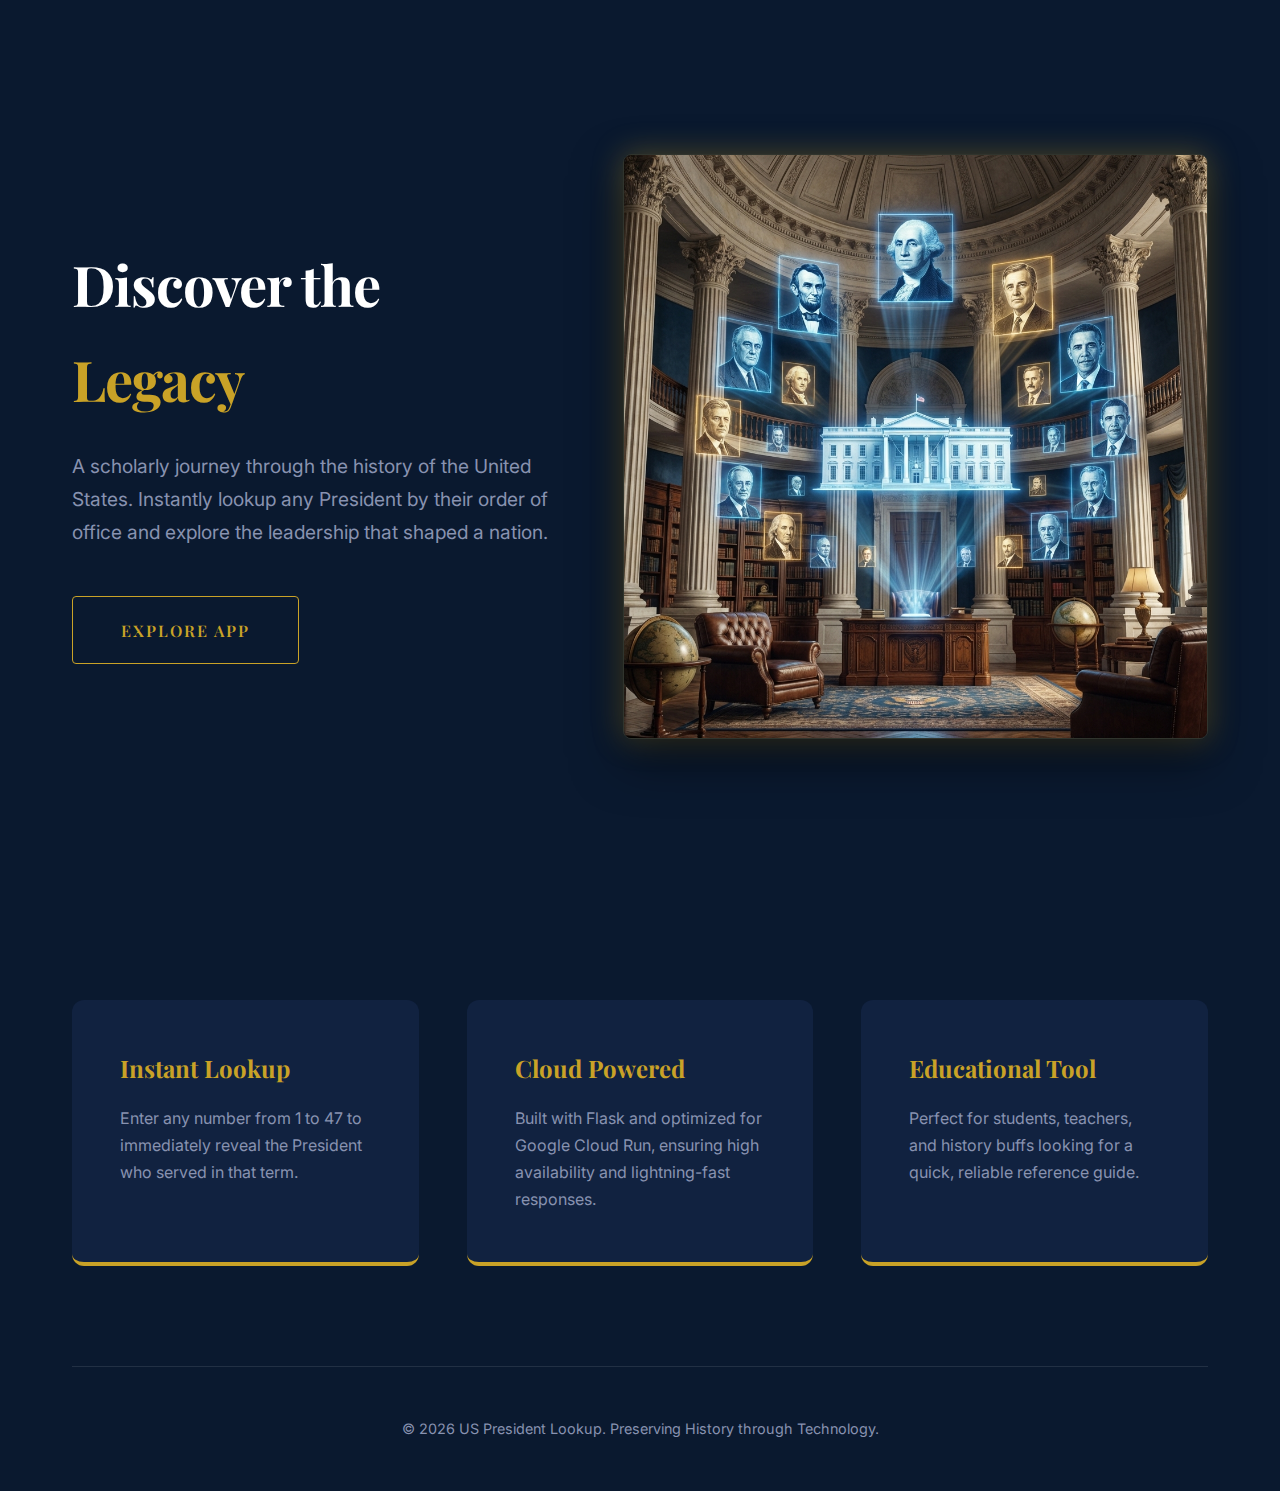
<file: landing/index.html>
<!DOCTYPE html>
<html lang="en">

<head>
    <meta charset="UTF-8">
    <meta name="viewport" content="width=device-width, initial-scale=1.0">
    <title>US President Lookup | Historical Insight</title>
    <link rel="preconnect" href="https://fonts.googleapis.com">
    <link rel="preconnect" href="https://fonts.gstatic.com" crossorigin>
    <link
        href="https://fonts.googleapis.com/css2?family=Playfair+Display:ital,wght@0,400..900;1,400..900&family=Inter:wght@300;400;600&display=swap"
        rel="stylesheet">
    <link rel="stylesheet" href="style.css">
</head>

<body>
    <div class="container">
        <header>
            <div class="hero-content">
                <h1>Discover the <br><span style="color: var(--primary)">Legacy</span></h1>
                <p class="subtitle">A scholarly journey through the history of the United States. Instantly lookup any
                    President by their order of office and explore the leadership that shaped a nation.</p>
                <a href="../app/templates/index.html" class="btn">Explore App</a>
            </div>
            <div class="hero-image">
                <img src="assets/hero.png" alt="US Presidents Historical Dashboard">
            </div>
        </header>

        <section class="features">
            <div class="grid">
                <div class="feature-box">
                    <h3>Instant Lookup</h3>
                    <p>Enter any number from 1 to 47 to immediately reveal the President who served in that term.</p>
                </div>
                <div class="feature-box">
                    <h3>Cloud Powered</h3>
                    <p>Built with Flask and optimized for Google Cloud Run, ensuring high availability and
                        lightning-fast responses.</p>
                </div>
                <div class="feature-box">
                    <h3>Educational Tool</h3>
                    <p>Perfect for students, teachers, and history buffs looking for a quick, reliable reference guide.
                    </p>
                </div>
            </div>
        </section>

        <footer>
            <p>&copy; 2026 US President Lookup. Preserving History through Technology.</p>
        </footer>
    </div>
</body>

</html>
</file>
<file: landing/style.css>
:root {
    --primary: #c9a227;
    /* Gold */
    --primary-glow: rgba(201, 162, 39, 0.4);
    --bg: #0a192f;
    --navy-light: #112240;
    --text: #e6f1ff;
    --text-muted: #8892b0;
    --glass-border: rgba(201, 162, 39, 0.2);
}

* {
    margin: 0;
    padding: 0;
    box-sizing: border-box;
    font-family: 'Playfair Display', serif, system-ui;
}

body {
    background-color: var(--bg);
    color: var(--text);
    overflow-x: hidden;
    line-height: 1.7;
}

.container {
    max-width: 1200px;
    margin: 0 auto;
    padding: 0 2rem;
}

/* Header */
header {
    min-height: 100vh;
    display: flex;
    align-items: center;
    justify-content: space-between;
    gap: 4rem;
}

.hero-content {
    flex: 1;
}

.hero-image {
    flex: 1.2;
}

.hero-image img {
    width: 100%;
    border-radius: 8px;
    box-shadow: 0 20px 50px rgba(0, 0, 0, 0.5), 0 0 30px var(--primary-glow);
    border: 1px solid var(--glass-border);
}

h1 {
    font-size: 3.5rem;
    margin-bottom: 1.5rem;
    color: #fff;
    letter-spacing: -1px;
}

p.subtitle {
    font-size: 1.2rem;
    color: var(--text-muted);
    margin-bottom: 3rem;
    font-family: 'Inter', sans-serif;
}

.btn {
    display: inline-block;
    padding: 1.2rem 3rem;
    background: transparent;
    color: var(--primary);
    border: 1px solid var(--primary);
    text-decoration: none;
    font-weight: 600;
    transition: all 0.3s ease;
    border-radius: 4px;
    text-transform: uppercase;
    letter-spacing: 2px;
}

.btn:hover {
    background: var(--primary-glow);
    transform: translateY(-3px);
}

/* Features */
.features {
    padding: 100px 0;
}

.grid {
    display: grid;
    grid-template-columns: repeat(auto-fit, minmax(280px, 1fr));
    gap: 3rem;
}

.feature-box {
    background: var(--navy-light);
    padding: 3rem;
    border-radius: 12px;
    border-bottom: 4px solid var(--primary);
    transition: all 0.3s ease;
}

.feature-box:hover {
    transform: translateY(-10px);
}

h3 {
    font-size: 1.5rem;
    margin-bottom: 1rem;
    color: var(--primary);
}

p {
    color: var(--text-muted);
    font-family: 'Inter', sans-serif;
}

footer {
    padding: 50px 0;
    text-align: center;
    border-top: 1px solid rgba(255, 255, 255, 0.1);
    color: var(--text-muted);
    font-size: 0.9rem;
}

@media (max-width: 900px) {
    header {
        flex-direction: column;
        padding-top: 100px;
        text-align: center;
    }
}
</file>
